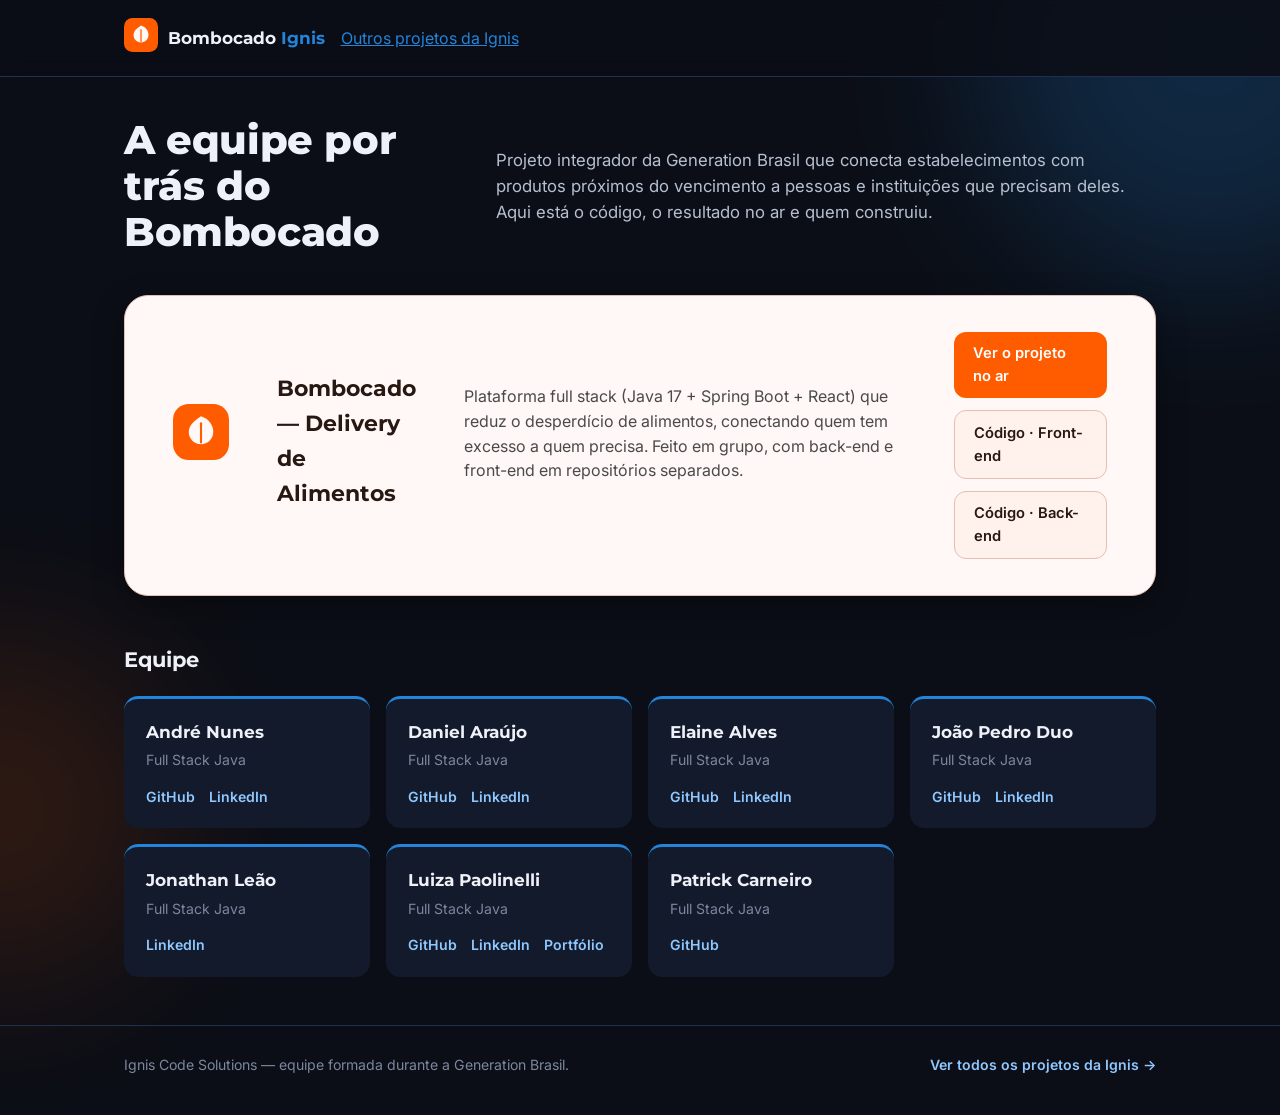
<file: index (9).html>
<!DOCTYPE html>
<html lang="pt-BR">
<head>
  <meta charset="UTF-8">
  <meta name="viewport" content="width=device-width, initial-scale=1.0">
  <title>Bombocado Ignis — Contato da equipe</title>
  <meta name="description" content="Página de contato da equipe por trás do projeto Bombocado Delivery de Alimentos.">
  <link rel="icon" href="data:image/svg+xml,%3Csvg xmlns='http://www.w3.org/2000/svg' viewBox='0 0 64 64'%3E%3Crect width='64' height='64' rx='16' fill='%23ff5c00'/%3E%3Cpath d='M32 14c9 3 14 10 14 18 0 7.7-6.3 14-14 14S18 39.7 18 32c0-4.5 2.2-8 5.5-11.3C26 18.3 29 16 32 14Z' fill='%23fff8f6'/%3E%3Cpath d='M32 22v22' stroke='%23ff5c00' stroke-width='2.4' stroke-linecap='round'/%3E%3C/svg%3E">
  <link rel="preconnect" href="https://fonts.googleapis.com">
  <link rel="preconnect" href="https://fonts.gstatic.com" crossorigin>
  <link href="https://fonts.googleapis.com/css2?family=Inter:wght@400;500;600&family=Montserrat:wght@600;700;800&display=swap" rel="stylesheet">
  <link rel="stylesheet" href="css/style.css">
</head>
<body>

  <div class="bg-shapes" aria-hidden="true">
    <span class="blob blob-a"></span>
    <span class="blob blob-b"></span>
  </div>

  <header class="page-header">
    <div class="wrap">
      <div class="brand">
        <span class="mark" aria-hidden="true">
          <svg viewBox="0 0 64 64" width="34" height="34">
            <rect width="64" height="64" rx="16" fill="var(--primary)"/>
            <path d="M32 14c9 3 14 10 14 18 0 7.7-6.3 14-14 14S18 39.7 18 32c0-4.5 2.2-8 5.5-11.3C26 18.3 29 16 32 14Z" fill="var(--surface)"/>
            <path d="M32 22v22" stroke="var(--primary)" stroke-width="2.4" stroke-linecap="round"/>
          </svg>
        </span>
        <span class="brand-name">Bombocado <em>Ignis</em></span>
      </div>
      <a class="header-link" href="https://github.com/orgs/Ignis-Code-Solutions/repositories">Outros projetos da Ignis</a>
    </div>
  </header>

  <main>
    <section class="hero wrap">
      <h1>A equipe por trás do Bombocado</h1>
      <p class="hero-sub">Projeto integrador da Generation Brasil que conecta estabelecimentos com produtos próximos do vencimento a pessoas e instituições que precisam deles. Aqui está o código, o resultado no ar e quem construiu.</p>
    </section>

    <section class="wrap">
      <article class="project-card">
        <div class="project-mark" aria-hidden="true">
          <svg viewBox="0 0 64 64" width="56" height="56">
            <rect width="64" height="64" rx="18" fill="var(--primary)"/>
            <path d="M32 14c9 3 14 10 14 18 0 7.7-6.3 14-14 14S18 39.7 18 32c0-4.5 2.2-8 5.5-11.3C26 18.3 29 16 32 14Z" fill="var(--surface)"/>
            <path d="M32 22v22" stroke="var(--primary)" stroke-width="2.4" stroke-linecap="round"/>
          </svg>
        </div>
        <h2>Bombocado — Delivery de Alimentos</h2>
        <p>Plataforma full stack (Java 17 + Spring Boot + React) que reduz o desperdício de alimentos, conectando quem tem excesso a quem precisa. Feito em grupo, com back-end e front-end em repositórios separados.</p>
        <div class="project-links">
          <a class="btn btn-primary" href="https://bombocado-delivery-ignis-react.vercel.app" target="_blank" rel="noopener">Ver o projeto no ar</a>
          <a class="btn btn-ghost" href="https://github.com/Ignis-Code-Solutions/bombocado_delivery_ignis_react" target="_blank" rel="noopener">Código · Front-end</a>
          <a class="btn btn-ghost" href="https://github.com/Ignis-Code-Solutions/bombocado_delivery_ignis" target="_blank" rel="noopener">Código · Back-end</a>
        </div>
      </article>
    </section>

    <section class="wrap team-section">
      <h2 class="team-title">Equipe</h2>

      <ul class="team-grid">

        <li class="member-card">
          <h3>André Nunes</h3>
          <p class="role">Full Stack Java</p>
          <div class="member-links">
            <a href="https://github.com/andrelsrn" target="_blank" rel="noopener">GitHub</a>
            <a href="https://www.linkedin.com/in/andrel-srn/" target="_blank" rel="noopener">LinkedIn</a>
          </div>
        </li>

        <li class="member-card">
          <h3>Daniel Araújo</h3>
          <p class="role">Full Stack Java</p>
          <div class="member-links">
            <a href="https://github.com/DaniChaves10" target="_blank" rel="noopener">GitHub</a>
            <a href="https://www.linkedin.com/in/daniel-araujo10/" target="_blank" rel="noopener">LinkedIn</a>
          </div>
        </li>

        <li class="member-card">
          <h3>Elaine Alves</h3>
          <p class="role">Full Stack Java</p>
          <div class="member-links">
            <a href="https://github.com/alveslaine" target="_blank" rel="noopener">GitHub</a>
            <a href="https://www.linkedin.com/in/elaine-alves-silva-928a24208" target="_blank" rel="noopener">LinkedIn</a>
          </div>
        </li>

        <li class="member-card">
          <h3>João Pedro Duo</h3>
          <p class="role">Full Stack Java</p>
          <div class="member-links">
            <a href="https://github.com/Joao-Pedro-Duo" target="_blank" rel="noopener">GitHub</a>
            <a href="https://www.linkedin.com/in/joaopedroduo/" target="_blank" rel="noopener">LinkedIn</a>
          </div>
        </li>

        <li class="member-card">
          <h3>Jonathan Leão</h3>
          <p class="role">Full Stack Java</p>
          <div class="member-links">
            <a href="https://www.linkedin.com/in/jonathanleao/" target="_blank" rel="noopener">LinkedIn</a>
          </div>
        </li>

        <li class="member-card">
          <h3>Luiza Paolinelli</h3>
          <p class="role">Full Stack Java</p>
          <div class="member-links">
            <a href="https://github.com/luizavpg-bit" target="_blank" rel="noopener">GitHub</a>
            <a href="https://www.linkedin.com/in/luizavpg/" target="_blank" rel="noopener">LinkedIn</a>
            <a href="https://luizavpg-bit.github.io/resume/" target="_blank" rel="noopener">Portfólio</a>
          </div>
        </li>

        <li class="member-card">
          <h3>Patrick Carneiro</h3>
          <p class="role">Full Stack Java</p>
          <div class="member-links">
            <a href="https://github.com/phcarneiro9" target="_blank" rel="noopener">GitHub</a>
          </div>
        </li>

      </ul>
    </section>
  </main>

  <footer class="page-footer">
    <div class="wrap">
      <p>Ignis Code Solutions — equipe formada durante a Generation Brasil.</p>
      <a href="https://github.com/orgs/Ignis-Code-Solutions/repositories" target="_blank" rel="noopener">Ver todos os projetos da Ignis →</a>
    </div>
  </footer>

</body>
</html>
</file>
<file: css/style.css>
:root {
  /* Bombocado — kept as-is, used only on the project card so it reads as a bright,
     branded object sitting on top of the darker dev-site shell around it */
  --primary: #ff5c00;
  --primary-dark: #a73a00;
  --primary-soft: #ffede2;
  --surface: #fff8f6;
  --surface-low: #fff1ec;
  --ink: #271812;
  --ink-soft: #4a4a4a;
  --ink-muted: #8f7065;
  --outline: #e4beb1;

  /* Ignis blue — the shell around the project (header, hero, team, footer) */
  --accent: #2384d9;
  --accent-dark: #145a94;
  --accent-soft: rgba(35, 132, 217, 0.16);
  --accent-soft-text: #8fc7ff;

  /* Dark base for the "dev site" shell */
  --bg: #0b0e16;
  --bg-soft: #121a2b;
  --bg-soft-2: #182337;
  --ink-on-dark: #eef1f7;
  --ink-soft-on-dark: #b7c0d1;
  --ink-muted-on-dark: #7c879e;
  --outline-on-dark: #223050;

  --radius-card: 1.5rem;
  --radius-button: 0.75rem;

  --shadow-card: 0 4px 20px rgba(74, 74, 74, 0.08);
  --shadow-card-hover: 0 8px 28px rgba(74, 74, 74, 0.14);
  --shadow-card-dark: 0 10px 30px rgba(0, 0, 0, 0.35);

  --wrap: 1080px;
}

* {
  box-sizing: border-box;
}

html {
  -webkit-font-smoothing: antialiased;
  -moz-osx-font-smoothing: grayscale;
}

body {
  margin: 0;
  min-height: 100vh;
  background: var(--bg);
  color: var(--ink-on-dark);
  font-family: "Inter", ui-sans-serif, system-ui, sans-serif;
  line-height: 1.55;
  position: relative;
  overflow-x: hidden;
}

h1, h2, h3 {
  font-family: "Montserrat", ui-sans-serif, system-ui, sans-serif;
  color: var(--ink-on-dark);
  margin: 0;
}

a {
  color: var(--accent);
}

.wrap {
  max-width: var(--wrap);
  margin: 0 auto;
  padding: 0 1.5rem;
}

/* Decorative background: two soft blobs, one deliberate moment, no motion */
.bg-shapes {
  position: absolute;
  inset: 0;
  z-index: 0;
  pointer-events: none;
  overflow: hidden;
}

.blob {
  position: absolute;
  border-radius: 50%;
  filter: blur(80px);
  opacity: 0.22;
}

.blob-a {
  width: 460px;
  height: 460px;
  top: -180px;
  right: -160px;
  background: var(--accent);
}

.blob-b {
  width: 340px;
  height: 340px;
  top: 640px;
  left: -170px;
  background: var(--primary);
  opacity: 0.14;
}

/* Header / navbar */
.page-header {
  position: sticky;
  top: 0;
  z-index: 10;
  background: rgba(11, 14, 22, 0.85);
  backdrop-filter: blur(10px);
  -webkit-backdrop-filter: blur(10px);
  border-bottom: 1px solid var(--outline-on-dark);
  padding: 1.1rem 0;
}

.page-header .wrap {
  display: flex;
  align-items: center;
  gap: 1rem;
}

.brand {
  display: flex;
  align-items: center;
  gap: 0.6rem;
}

.brand-name {
  font-family: "Montserrat", sans-serif;
  font-weight: 700;
  font-size: 1.05rem;
  color: var(--ink-on-dark);
}

.brand-name em {
  font-style: normal;
  color: var(--accent);
}

/* Hero */
.hero {
  position: relative;
  z-index: 1;
  padding: 2.5rem 1.5rem 1rem;
  display: flex;
  align-items: center;
  gap: 2.5rem;
}

.hero-text {
  flex: 1 1 380px;
  text-align: left;
}

.hero h1 {
  font-size: clamp(1.8rem, 4vw, 2.5rem);
  font-weight: 800;
  line-height: 1.15;
  letter-spacing: -0.01em;
}

.hero-sub {
  margin-top: 1rem;
  font-size: 1.05rem;
  color: var(--ink-soft-on-dark);
  max-width: 60ch;
}

.hero-actions {
  margin-top: 1.5rem;
}

.btn-outline {
  background: transparent;
  color: var(--accent-soft-text);
  border: 1px solid var(--accent-dark);
}

.btn-outline:hover {
  background: var(--accent-soft);
  border-color: var(--accent);
  color: var(--ink-on-dark);
}

/* Photo beside the hero text, fading into the page on the edge nearest the text */
.hero-media {
  flex: 1 1 320px;
  height: 300px;
  min-width: 0;
}

.hero-media img {
  width: 100%;
  height: 100%;
  object-fit: cover;
  border-radius: var(--radius-card);
  display: block;
  -webkit-mask-image: linear-gradient(to right, transparent 0%, black 38%);
  mask-image: linear-gradient(to right, transparent 0%, black 38%);
}

@media (max-width: 780px) {
  .hero {
    flex-direction: column-reverse;
    text-align: left;
  }

  .hero-media {
    width: 100%;
    height: 220px;
  }

  .hero-media img {
    -webkit-mask-image: linear-gradient(to bottom, transparent 0%, black 30%);
    mask-image: linear-gradient(to bottom, transparent 0%, black 30%);
  }
}

/* Project card — deliberately bright and warm, so it reads as the one
   spotlighted object sitting on the darker blue shell of the page */
.project-card {
  position: relative;
  z-index: 1;
  display: flex;
  align-items: center;
  justify-content: space-between;
  gap: clamp(1.5rem, 4vw, 3rem);
  background: var(--surface);
  border: 1px solid var(--outline);
  border-radius: var(--radius-card);
  box-shadow: var(--shadow-card-dark);
  padding: 2.25rem clamp(1.5rem, 4vw, 3rem);
  margin: 1.5rem 0 3rem;
}

.project-content {
  flex: 1 1 380px;
  min-width: 0;
}

.project-mark {
  margin-bottom: 1.25rem;
}

.project-card h2 {
  color: var(--ink);
  font-size: 1.4rem;
  font-weight: 700;
  margin-bottom: 0.6rem;
}

.project-card p {
  color: var(--ink-soft);
  max-width: 62ch;
  margin: 0 0 1.5rem;
}

.project-links {
  display: flex;
  flex-wrap: wrap;
  gap: 0.75rem;
}

/* The Bombocado seal, centered beside the text block. clamp() keeps it
   proportional across screen sizes instead of a fixed pixel box. */
.project-image {
  flex: 0 1 220px;
  display: flex;
  align-items: center;
  justify-content: center;
}

.project-image img {
  width: clamp(110px, 20vw, 220px);
  height: auto;
  aspect-ratio: 1 / 1;
  object-fit: contain;
  display: block;
}

@media (max-width: 720px) {
  .project-card {
    flex-direction: column;
    text-align: center;
  }

  .project-content {
    text-align: left;
  }

  .project-image img {
    width: clamp(96px, 40vw, 160px);
  }
}

.btn {
  display: inline-flex;
  align-items: center;
  padding: 0.65rem 1.2rem;
  border-radius: var(--radius-button);
  font-weight: 600;
  font-size: 0.92rem;
  text-decoration: none;
  transition: transform 0.12s ease, box-shadow 0.12s ease, background 0.12s ease;
}

.btn-primary {
  background: var(--primary);
  color: white;
}

.btn-primary:hover {
  background: var(--primary-dark);
}

.btn-ghost {
  background: var(--surface-low);
  color: var(--ink);
  border: 1px solid var(--outline);
}

.btn-ghost:hover {
  border-color: var(--primary);
  color: var(--primary-dark);
}

/* Team */
.team-section {
  position: relative;
  z-index: 1;
  padding-bottom: 3rem;
}

.team-title {
  font-size: 1.3rem;
  font-weight: 700;
  margin-bottom: 1.25rem;
}

.team-grid {
  list-style: none;
  margin: 0;
  padding: 0;
  display: grid;
  grid-template-columns: repeat(auto-fill, minmax(230px, 1fr));
  gap: 1rem;
}

.member-card {
  background: var(--bg-soft);
  border-top: 3px solid var(--accent);
  border-radius: 0.9rem;
  padding: 1.25rem 1.35rem;
}

/* Avatar: shows the photo if it loads; otherwise falls back to initials */
.member-avatar {
  width: 64px;
  height: 64px;
  border-radius: 50%;
  overflow: hidden;
  margin-bottom: 0.85rem;
  background: var(--accent-soft);
  position: relative;
}

.member-avatar img {
  width: 100%;
  height: 100%;
  object-fit: cover;
  display: block;
}

.avatar-fallback {
  display: none;
  width: 100%;
  height: 100%;
  align-items: center;
  justify-content: center;
  font-family: "Montserrat", sans-serif;
  font-weight: 700;
  font-size: 0.95rem;
  color: var(--accent-soft-text);
}

.member-card h3 {
  color: var(--ink-on-dark);
  font-size: 1.05rem;
  font-weight: 700;
}

.member-card .role {
  margin: 0.25rem 0 0.9rem;
  font-size: 0.88rem;
  color: var(--ink-muted-on-dark);
}

.member-links {
  display: flex;
  flex-wrap: wrap;
  gap: 0.9rem;
}

.member-links a {
  font-size: 0.88rem;
  font-weight: 600;
  text-decoration: none;
  color: var(--accent-soft-text);
  border-bottom: 1px solid transparent;
  transition: border-color 0.15s ease, color 0.15s ease;
}

.member-links a:hover {
  color: var(--accent);
  border-color: var(--accent);
}

/* Footer */
.page-footer {
  position: relative;
  z-index: 1;
  border-top: 1px solid var(--outline-on-dark);
  padding: 1.75rem 0 2.5rem;
}

.page-footer .wrap {
  display: flex;
  justify-content: space-between;
  align-items: center;
  flex-wrap: wrap;
  gap: 0.75rem;
}

.page-footer p {
  margin: 0;
  font-size: 0.88rem;
  color: var(--ink-muted-on-dark);
}

.page-footer a {
  font-size: 0.88rem;
  font-weight: 600;
  color: var(--accent-soft-text);
  text-decoration: none;
}

.page-footer a:hover {
  text-decoration: underline;
}

/* Accessibility: visible focus */
a:focus-visible,
.btn:focus-visible {
  outline: 2px solid var(--accent);
  outline-offset: 2px;
}

.project-card a:focus-visible,
.project-card .btn:focus-visible {
  outline: 2px solid var(--primary-dark);
  outline-offset: 2px;
}

/* Reduced motion */
@media (prefers-reduced-motion: reduce) {
  * {
    transition: none !important;
  }
}

/* Mobile */
@media (max-width: 560px) {
  .project-links {
    flex-direction: column;
    align-items: stretch;
  }

  .btn {
    justify-content: center;
  }
}
</file>
